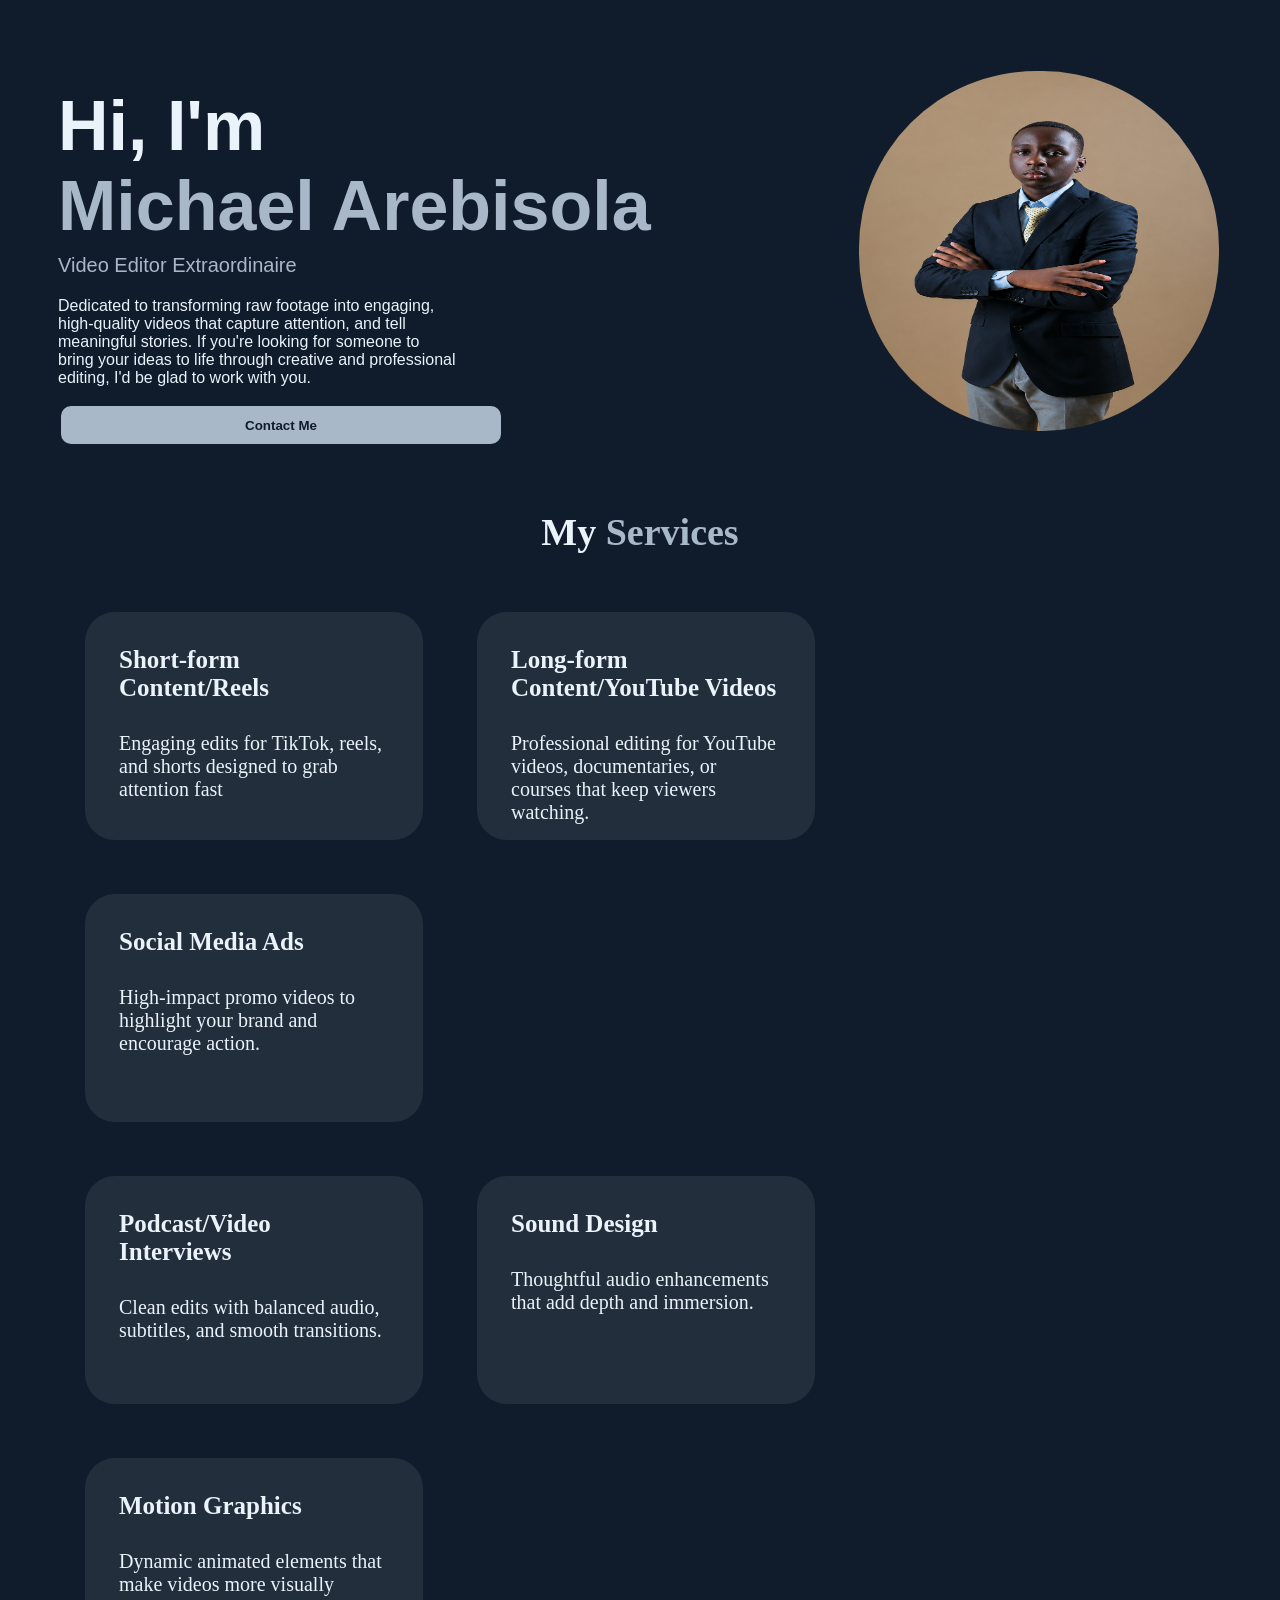
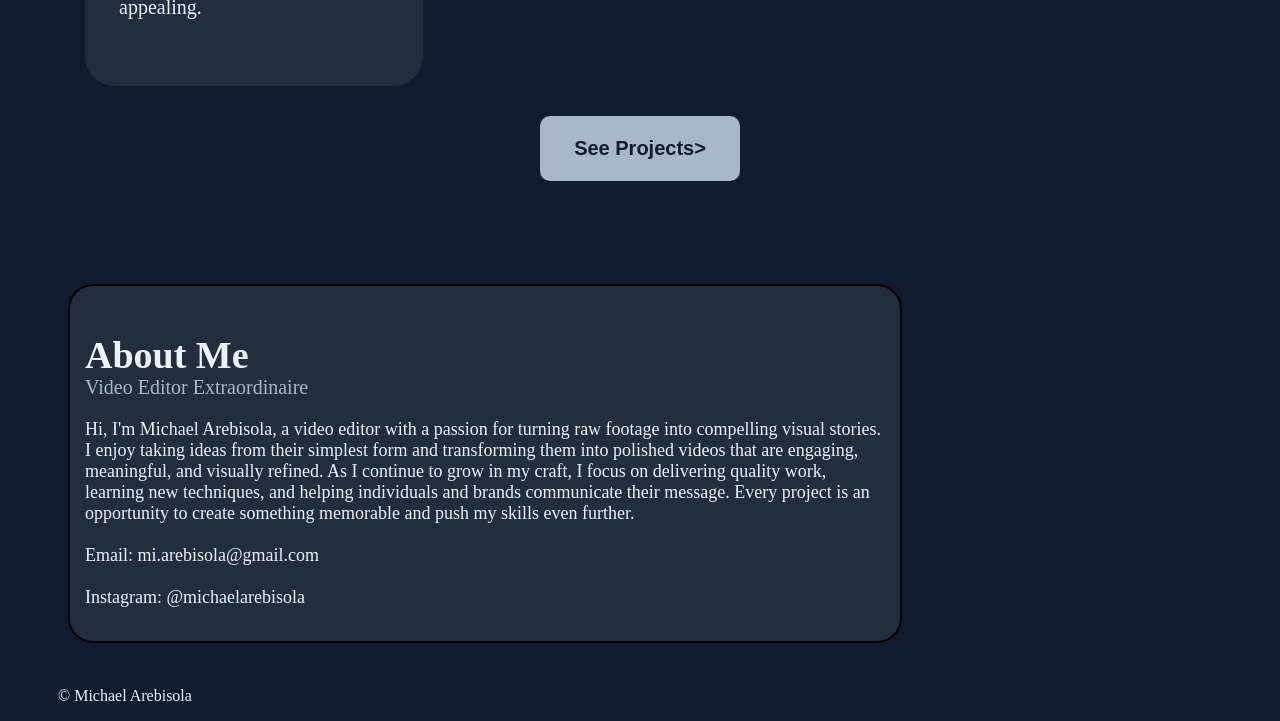
<file: index.htm>
<!DOCTYPE html>
<html lang="en">
<head>
    <meta charset="UTF-8">
    <meta name="viewport" content="width=device-width, initial-scale=1.0">
    <title>Document</title>
    <!-- CSS Linkage -->
    <link rel="stylesheet" href="index.css">
</head>
<body>
    <!-- Introductory Section -->
    <section>
        <div id="intro_box">
            <div id="bio_intro">
                <h1>Hi, I'm <br><span class="special_text">Michael Arebisola</span></h1>
                <p class="job_title">Video Editor Extraordinaire</p>

                <div id="intro_paragraph">
                    <p>Dedicated to transforming raw footage into engaging, high-quality videos that capture attention, and tell meaningful stories. If you're looking for someone to bring your ideas to life through creative and professional editing, I'd be glad to work with you.</p>
                </div>

                <a href="mailto:mi.arebisola@gmail.com">
                    <button id="contact_btn">Contact Me</button>
                </a>
            </div>

            <div id="img_box">
                <img src="/file_00000000207471f4b20656a7bc96cf50.png" alt="Picture of Michael Arebisola">
            </div>
        </div>
    </section>

    <!-- My Services Section -->
     <section>
        <div id="services_section">

            <div id="services_header">
                <h2>My <span class="special_text">Services</span></h2>
            </div>
            
            <div id="first_row" class="row_divisions">
                <div class="services_box">
                    <h3>Short-form Content/Reels</h3>
                    <p class="service_text">Engaging edits for TikTok, reels, and shorts designed to grab attention fast</p>
                </div>
                <div class="services_box">
                    <h3>Long-form Content/YouTube Videos</h3>
                    <p class="service_text">Professional editing for YouTube videos, documentaries, or courses that keep viewers watching.</p>
                </div>
                <div class="services_box">
                    <h3>Social Media Ads</h3>
                    <p class="service_text">High-impact promo videos to highlight your brand and encourage action.</p>
                </div>
            </div>

            <div id="second_row" class="row_divisions">
                <div class="services_box">
                    <h3>Podcast/Video Interviews</h3>
                    <p class="service_text">Clean edits with balanced audio, subtitles, and smooth transitions.</p>
                </div>
                <div class="services_box">
                    <h3>Sound Design</h3>
                    <p class="service_text">Thoughtful audio enhancements that add depth and immersion.</p>
                </div>
                <div class="services_box">
                    <h3>Motion Graphics</h3>
                    <p class="service_text">Dynamic animated elements that make videos more visually appealing.</p>
                </div>
            </div>

            <div>
                <a href="projects.htm">
                    <button class="services_btn" id="projects_btn">See Projects></button>
                </a>
            </div>
        </div>
    </section>

    <br><br><br><br><br>

    <!-- About Me Section -->
    <section>
        <div id="about_me">
            <h2>About Me</h2>
            <br>
            <p class="job_title">Video Editor Extraordinaire</p>

            <p id="about_me_text">
                Hi, I'm Michael Arebisola, a video editor with a passion for turning raw footage into compelling visual stories. I enjoy taking ideas from their simplest form and transforming them into polished videos that are engaging, meaningful, and visually refined. As I continue to grow in my craft, I focus on delivering quality work, learning new techniques, and helping individuals and brands communicate their message. Every project is an opportunity to create something memorable and push my skills even further.
                <br><br>
                Email: mi.arebisola@gmail.com
                <br><br>
                Instagram: @michaelarebisola
            </p>
        </div>
        <br>
        <p id="copyright">&copy; Michael Arebisola</p>
    </section>

</body>
</html>
</file>
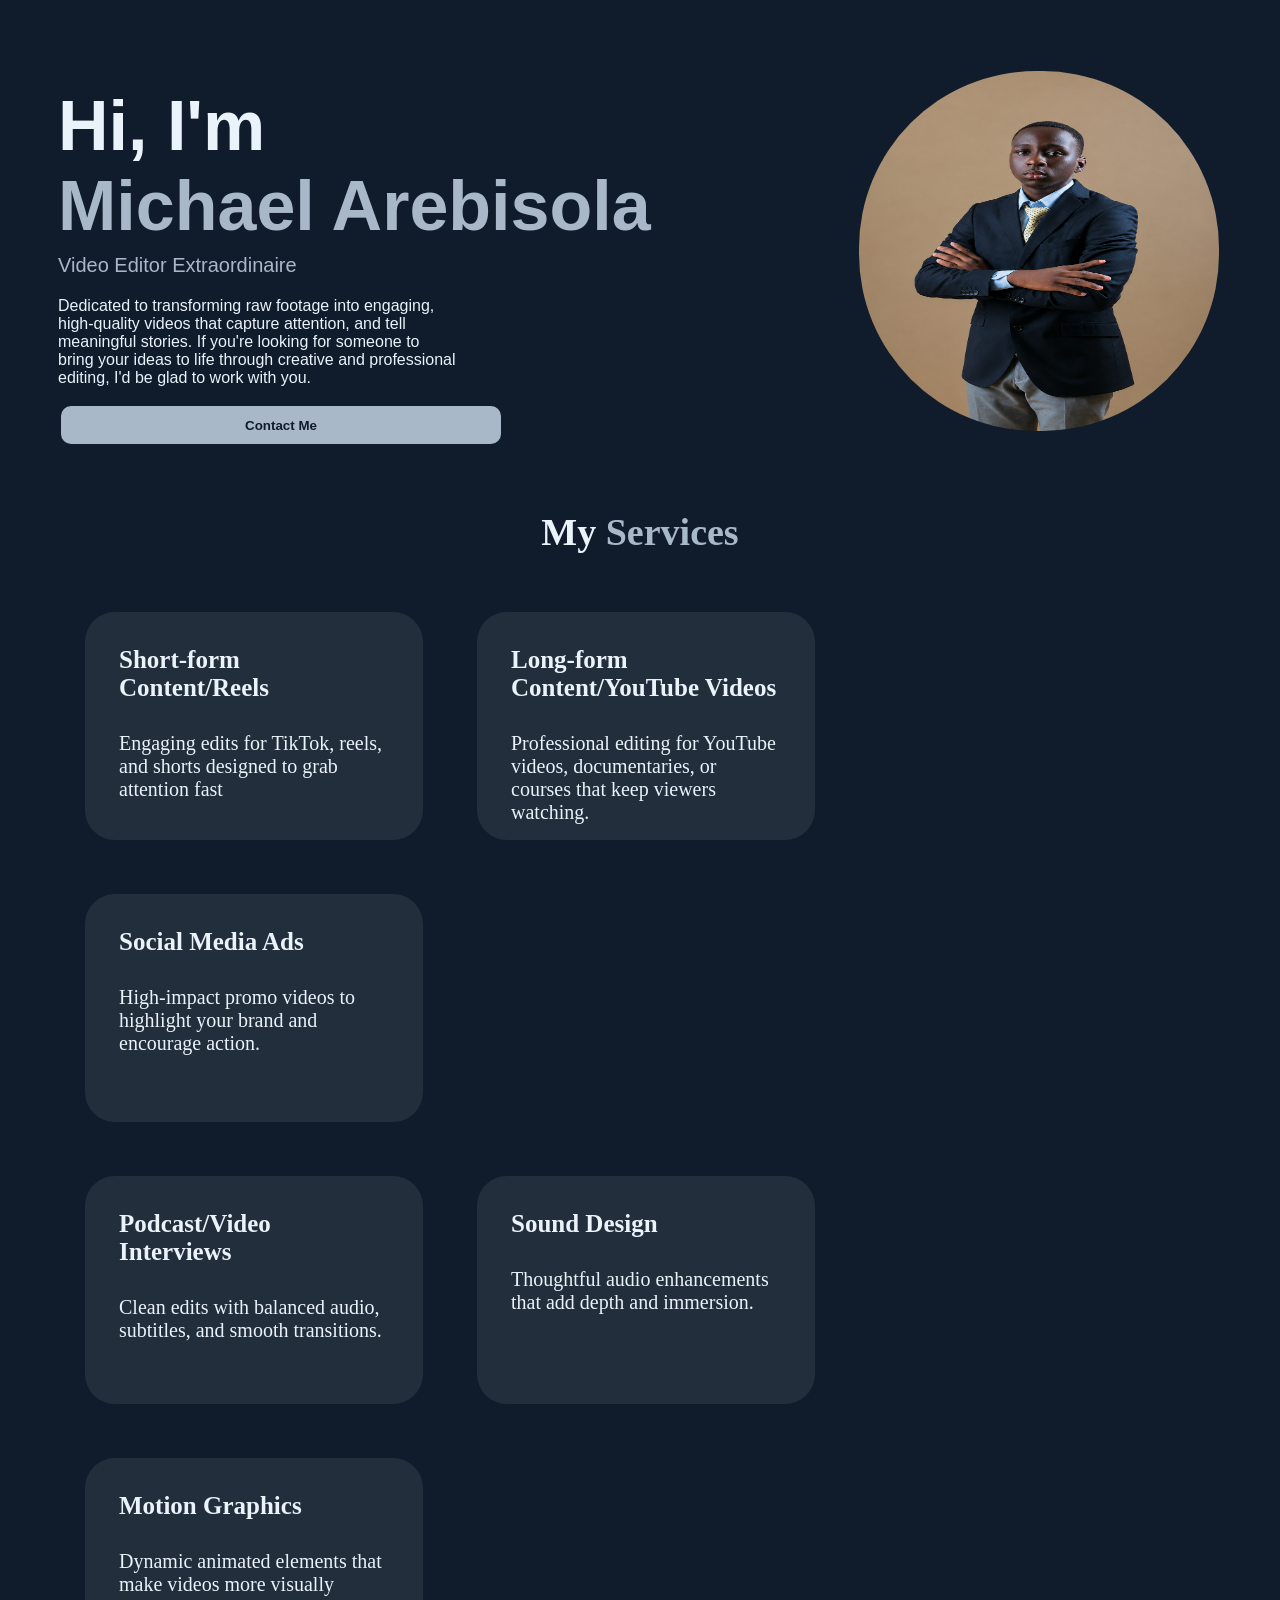
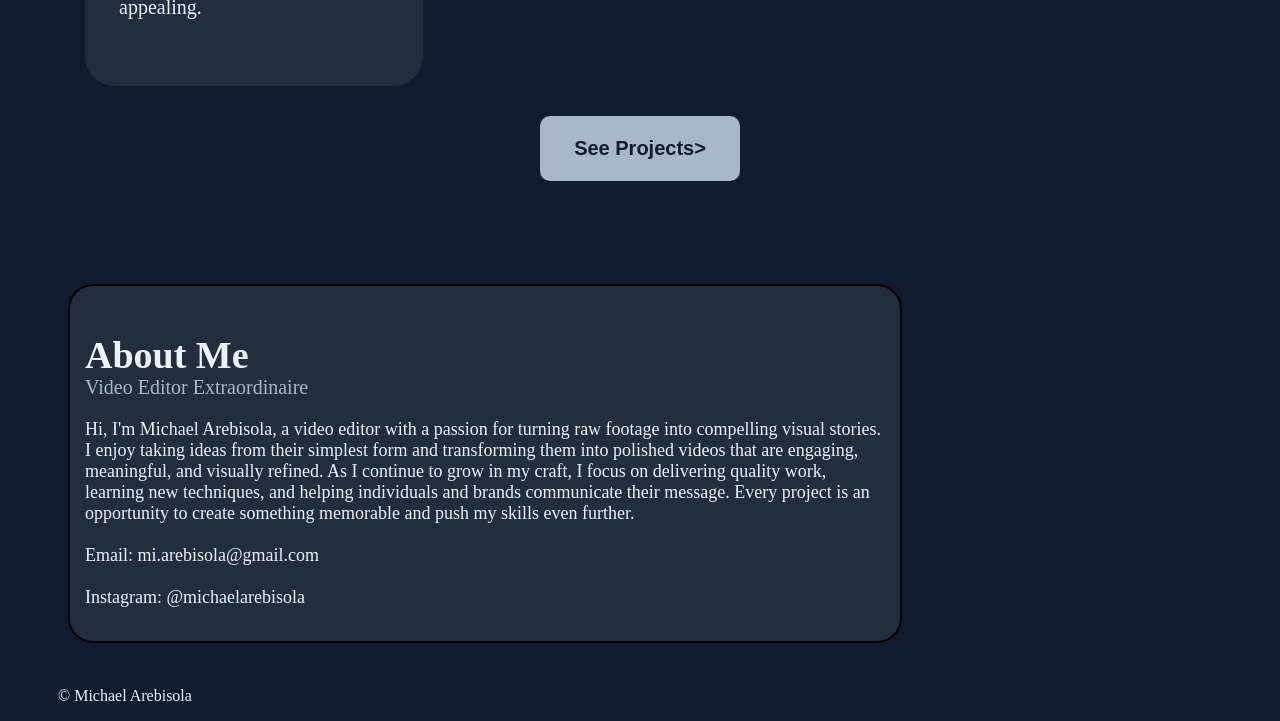
<file: index.html>
<!DOCTYPE html>
<html lang="en">
<head>
    <meta charset="UTF-8">
    <meta name="viewport" content="width=device-width, initial-scale=1.0">
    <title>Michael's Portfolio</title>
    <!-- CSS Linkage -->
    <link rel="stylesheet" href="index.css">
</head>
<body>
    <!-- Introductory Section -->
    <section>
        <div id="intro_box">
            <div id="bio_intro">
                <h1>Hi, I'm <br><span class="special_text">Michael Arebisola</span></h1>
                <p class="job_title">Video Editor Extraordinaire</p>

                <div id="intro_paragraph">
                    <p>Dedicated to transforming raw footage into engaging, high-quality videos that capture attention, and tell meaningful stories. If you're looking for someone to bring your ideas to life through creative and professional editing, I'd be glad to work with you.</p>
                </div>

                <a href="mailto:mi.arebisola@gmail.com">
                    <button id="contact_btn">Contact Me</button>
                </a>
            </div>

            <div id="img_box">
                <img src="file_00000000207471f4b20656a7bc96cf50.png" alt="Picture of Michael Arebisola">
            </div>
        </div>
    </section>

    <!-- My Services Section -->
     <section>
        <div id="services_section">

            <div id="services_header">
                <h2>My <span class="special_text">Services</span></h2>
            </div>
            
            <div id="first_row" class="row_divisions">
                <div class="services_box">
                    <h3>Short-form Content/Reels</h3>
                    <p class="service_text">Engaging edits for TikTok, reels, and shorts designed to grab attention fast</p>
                </div>
                <div class="services_box">
                    <h3>Long-form Content/YouTube Videos</h3>
                    <p class="service_text">Professional editing for YouTube videos, documentaries, or courses that keep viewers watching.</p>
                </div>
                <div class="services_box">
                    <h3>Social Media Ads</h3>
                    <p class="service_text">High-impact promo videos to highlight your brand and encourage action.</p>
                </div>
            </div>

            <div id="second_row" class="row_divisions">
                <div class="services_box">
                    <h3>Podcast/Video Interviews</h3>
                    <p class="service_text">Clean edits with balanced audio, subtitles, and smooth transitions.</p>
                </div>
                <div class="services_box">
                    <h3>Sound Design</h3>
                    <p class="service_text">Thoughtful audio enhancements that add depth and immersion.</p>
                </div>
                <div class="services_box">
                    <h3>Motion Graphics</h3>
                    <p class="service_text">Dynamic animated elements that make videos more visually appealing.</p>
                </div>
            </div>

            <div>
                <a href="projects.htm">
                    <button class="services_btn" id="projects_btn">See Projects></button>
                </a>
            </div>
        </div>
    </section>

    <br><br><br><br><br>

    <!-- About Me Section -->
    <section>
        <div id="about_me">
            <h2>About Me</h2>
            <br>
            <p class="job_title">Video Editor Extraordinaire</p>

            <p id="about_me_text">
                Hi, I'm Michael Arebisola, a video editor with a passion for turning raw footage into compelling visual stories. I enjoy taking ideas from their simplest form and transforming them into polished videos that are engaging, meaningful, and visually refined. As I continue to grow in my craft, I focus on delivering quality work, learning new techniques, and helping individuals and brands communicate their message. Every project is an opportunity to create something memorable and push my skills even further.
                <br><br>
                Email: mi.arebisola@gmail.com
                <br><br>
                Instagram: @michaelarebisola
            </p>
        </div>
        <br>
        <p id="copyright">&copy; Michael Arebisola</p>
    </section>

</body>
</html>
</file>
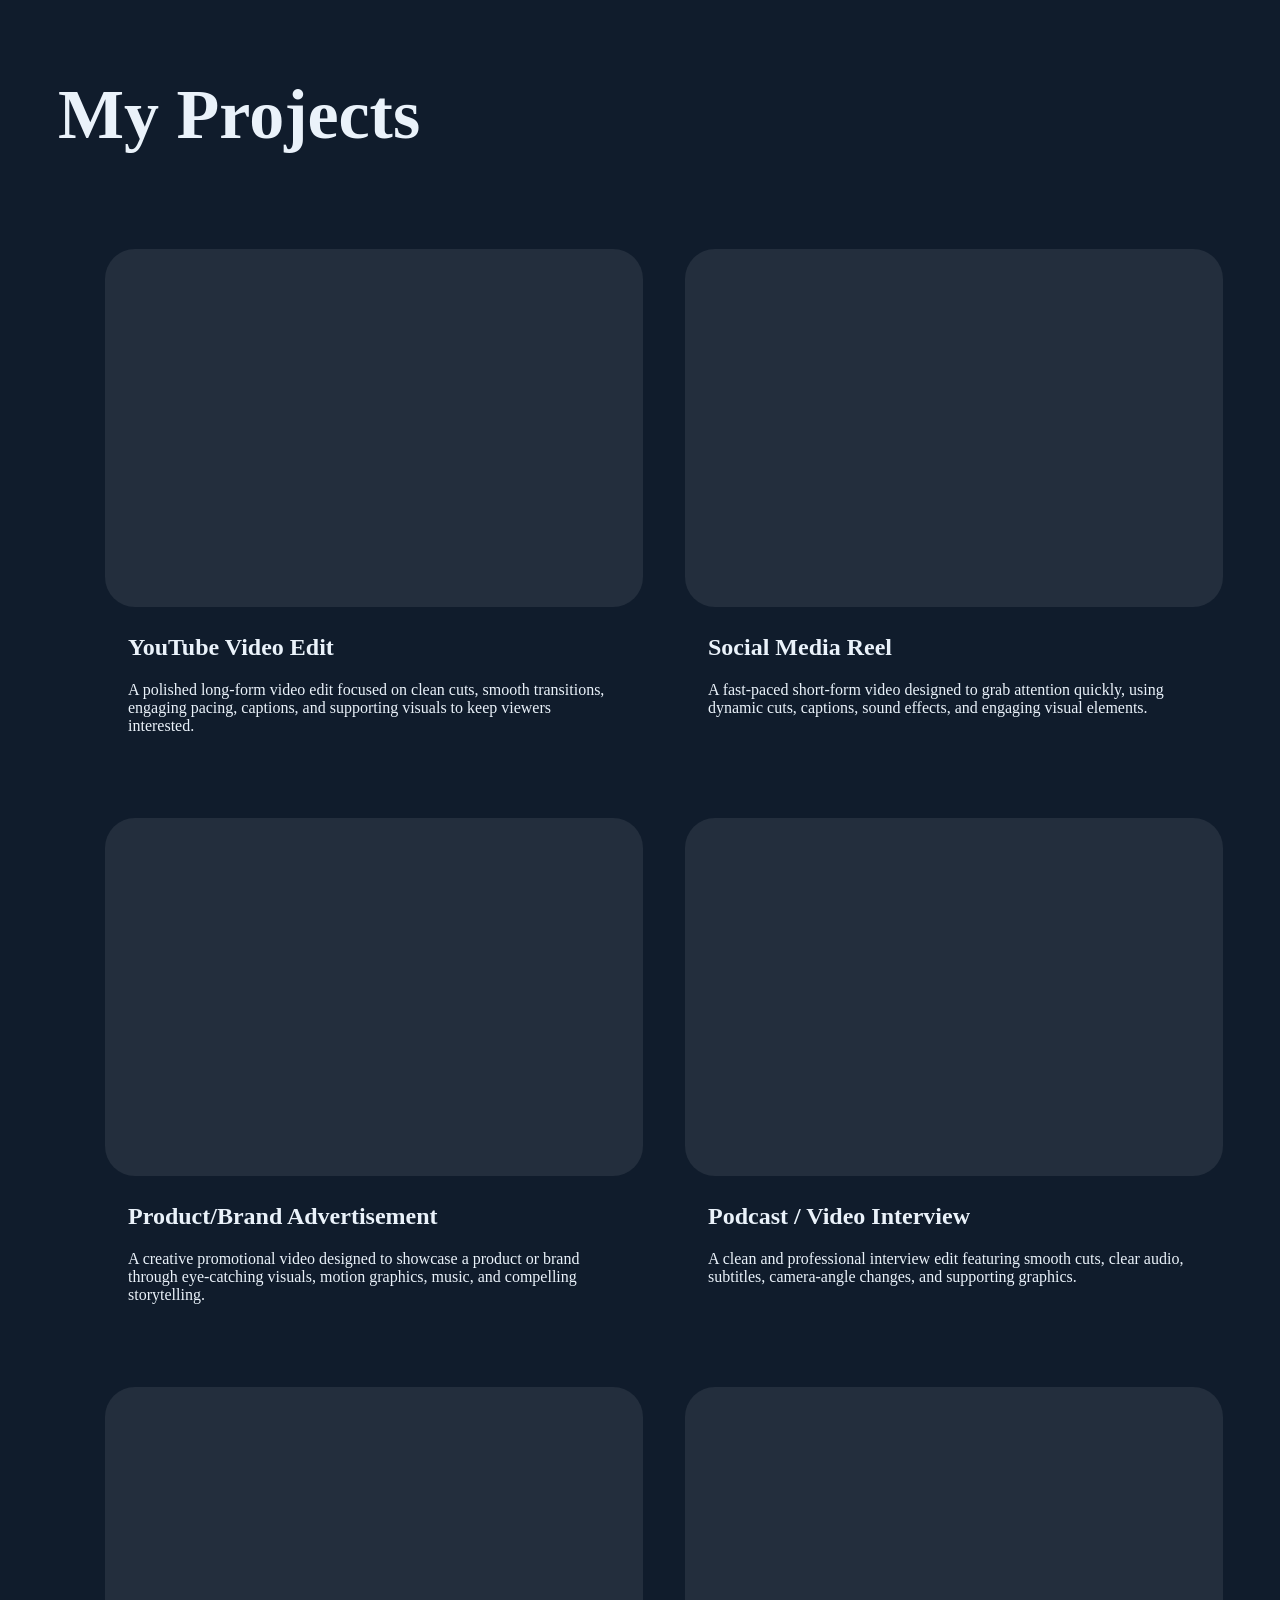
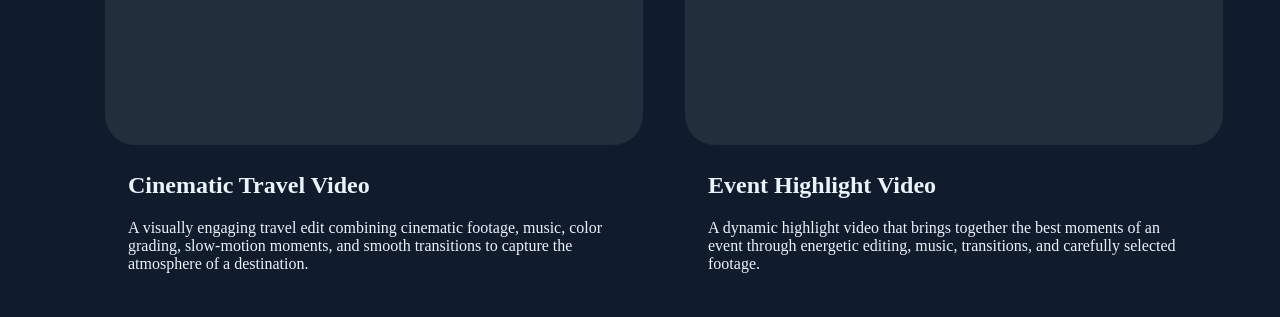
<file: projects.htm>
<!DOCTYPE html>
<html lang="en">
<head>
    <meta charset="UTF-8">
    <meta name="viewport" content="width=device-width, initial-scale=1.0">
    <title>Michael's Projects</title>
    <!-- CSS Linkage -->
    <link rel="stylesheet" href="projects.css">
</head>
<body>
    <h1>My Projects</h1>

    <div id="main_container">
        <div class="project_section">
            <div class="project_boxes"></div>
            <h2>YouTube Video Edit</h2>
            <p>A polished long-form video edit focused on clean cuts, smooth transitions, engaging pacing, captions, and supporting visuals to keep viewers interested.</p>
        </div>

        <div class="project_section">
            <div class="project_boxes"></div>
            <h2>Social Media Reel</h2>
            <p>A fast-paced short-form video designed to grab attention quickly, using dynamic cuts, captions, sound effects, and engaging visual elements.</p>
        </div>

        <div class="project_section">
            <div class="project_boxes"></div>
            <h2>Product/Brand Advertisement</h2>
            <p>A creative promotional video designed to showcase a product or brand through eye-catching visuals, motion graphics, music, and compelling storytelling.</p>
        </div>

        <div class="project_section">
            <div class="project_boxes"></div>
            <h2>Podcast / Video Interview</h2>
            <p>A clean and professional interview edit featuring smooth cuts, clear audio, subtitles, camera-angle changes, and supporting graphics.</p>
        </div>

        <div class="project_section">
            <div class="project_boxes"></div>
            <h2>Cinematic Travel Video</h2>
            <p>A visually engaging travel edit combining cinematic footage, music, color grading, slow-motion moments, and smooth transitions to capture the atmosphere of a destination.</p>
        </div>

        <div class="project_section">
            <div class="project_boxes"></div>
            <h2>Event Highlight Video</h2>
            <p>A dynamic highlight video that brings together the best moments of an event through energetic editing, music, transitions, and carefully selected footage.</p>
        </div>
    </div>
</body>
</html>
</file>
<file: index.css>
body{
    background-color: rgb(16, 28, 44);
    color: rgb(234, 242, 250);
    padding-left: 50px;
    padding-right: 50px;
    padding-top: 20px;
    position: relative;
}

h2{
    font-size: 38px;
}

h3{
    margin: 30px;
    font-size: 25px;
}

#intro_box{
    font-family:'Segoe UI', Tahoma, Geneva, Verdana, sans-serif;
    height: 450px;
}

#bio_intro{
    float: left;
    width: 600px;
}

#img_box{
    float: right;
    
    margin-top: 40px;
}

.special_text{
    color: rgb(169, 184, 200);
}

h1{
    font-size: 70px;
}

.job_title{
    margin-top: -50px;
    font-size: 20px;
    color: rgb(169, 184, 200);
}

img{
    width: 360px;
    height: 360px;
    border-radius: 180px;
    border: 3px solid transparent;
    transition: border-color 0.3s ease;
}

img:hover{
    border-color: aliceblue;
}

#intro_paragraph{
    width: 400px;
}

button{
    height: 38px;
    width: 140px;
    margin: 3px;
    border-radius: 10px;
    font-weight: bold;
    border: 3px solid transparent;
    transition: border-color 0.3s ease;
}

button:hover{
    border-color: aliceblue;
}

#contact_btn{
    background-color: rgb(169, 184, 200);
    color: rgb(16, 28, 44);
    width: 440px;
}

#services_section{
    width: 100%;
    display: flex;
    flex-direction: column;
    align-items: center;
}

.services_box{
    border: 4px solid transparent;
    height: 220px;
    width: 330px;
    position: static;
    margin: 27px;
    border-radius: 30px;
    background-color: rgb(255, 255, 255, 0.08);
    transition: 0.5s ease;
}

.services_box:hover{
    border-color: aliceblue;
}

.row_divisions{
    display: flex;
    flex-wrap: wrap;
}

#projects_btn{
    background-color: rgb(169, 184, 200);
    color: rgb(16, 28, 44);
    width: 200px;
    height: 65px;
    font-size: 20px;
}

#about_me{
    justify-self: center;
    border: 2px solid black;
    width: 800px;
    margin: 10px;
    padding: 15px;
    border-radius: 25px;
    background-color: rgb(255, 255, 255, 0.08);
    transition: 0.5s ease;
}

.service_text{
    margin: 30px;
    font-size: 20px;
}

#about_me_text{
    font-size: large;
}

#copyright{
    justify-self: center;
}
</file>
<file: projects.css>
body{
    background-color: rgb(16, 28, 44);
    color: rgb(234, 242, 250);
    padding-left: 50px;
    padding-right: 50px;
    padding-top: 20px;
    position: relative;
}

h1{
    font-size: 70px;
    justify-self: center;
}

.project_boxes{
    border: 4px solid transparent;
    height: 350px;
    width: 530px;
    margin: 27px;
    border-radius: 30px;
    background-color: rgb(255, 255, 255, 0.08);
    transition: 0.5s ease;
}

.project_boxes:hover{
    border-color: aliceblue;
}

#main_container{
    display: flex;
    flex-wrap: wrap;
}

.project_section{
    width: 540px;
    margin: 20px;
}

h2{
    margin-left: 50px;
}

p{
    margin-left: 50px;
}
</file>
